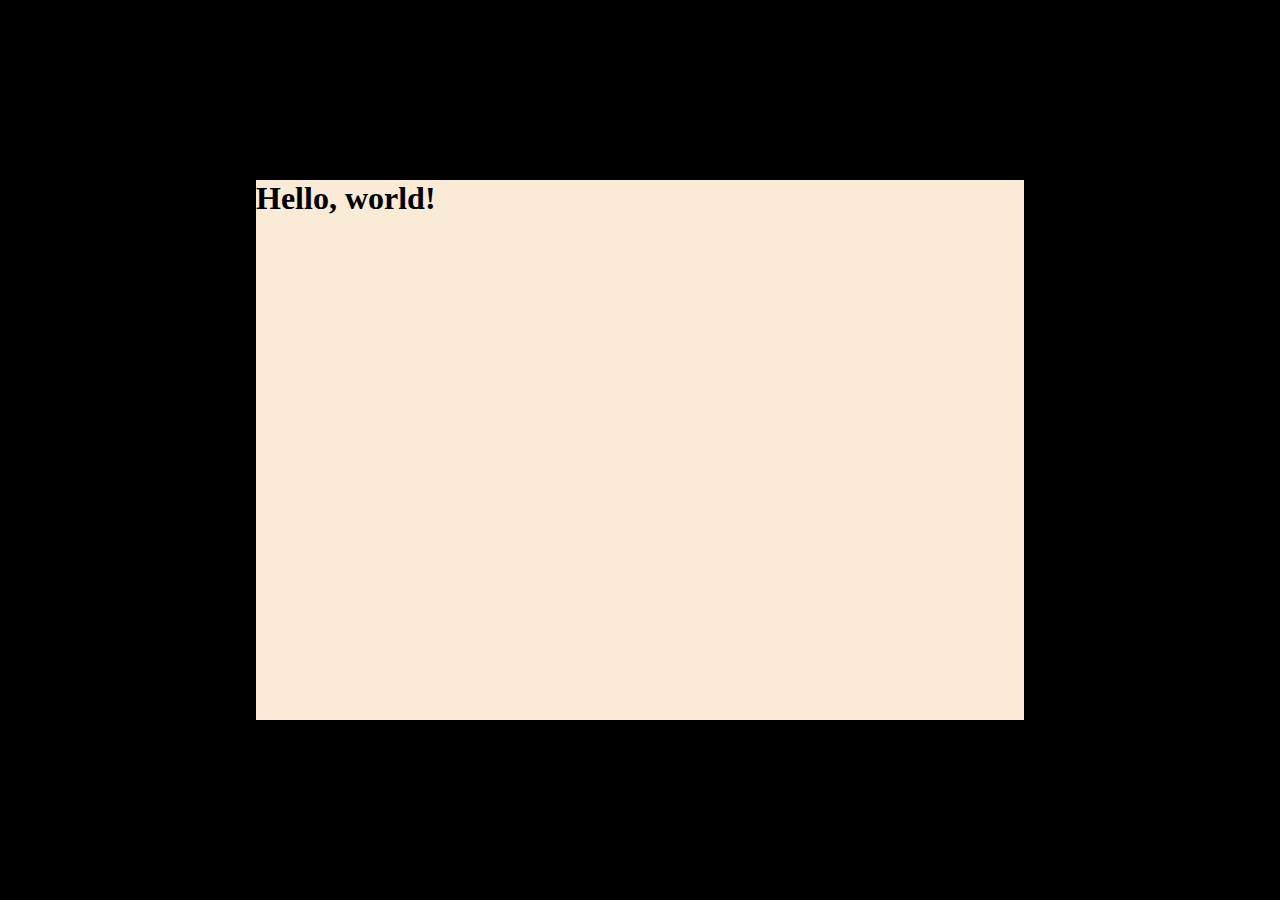
<file: center-div/index.html>
<!DOCTYPE html>
<html lang="en">
  <head>
    <meta charset="UTF-8" />
    <meta name="viewport" content="width=device-width, initial-scale=1.0" />
    <title>Document</title>
    <link rel="stylesheet" href="style.css" />
  </head>
  <body>
    <div class="parent-div">
      <div class="child-div">
        <h1>Hello, world!</h1>
      </div>
    </div>
  </body>
</html>
</file>
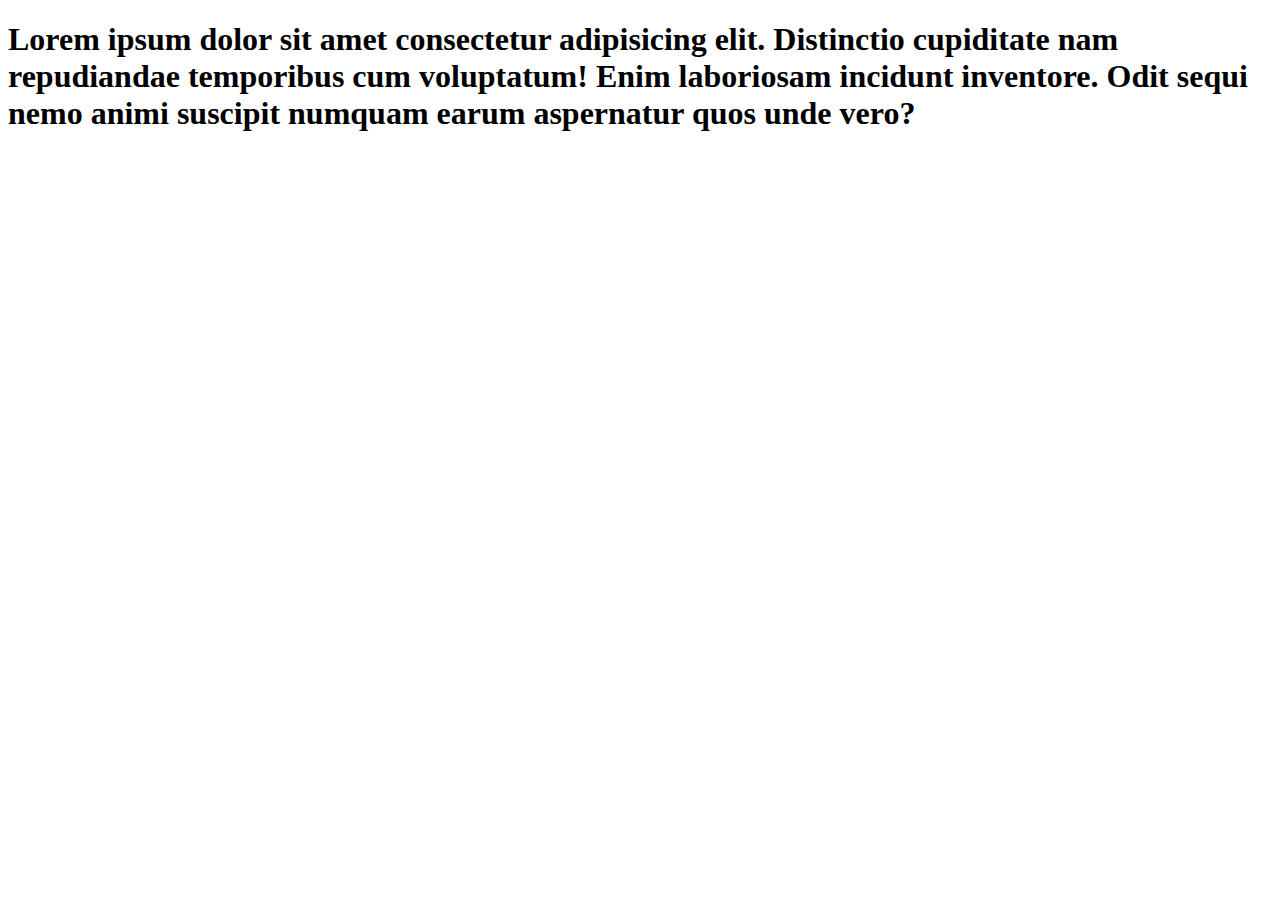
<file: selection/index.html>
<!DOCTYPE html>
<html lang="en">
  <head>
    <meta charset="UTF-8" />
    <meta name="viewport" content="width=device-width, initial-scale=1.0" />
    <title>Document</title>
    <link rel="stylesheet" href="style.css" />
  </head>
  <body>
    <h1>
      Lorem ipsum dolor sit amet consectetur adipisicing elit. Distinctio
      cupiditate nam repudiandae temporibus cum voluptatum! Enim laboriosam
      incidunt inventore. Odit sequi nemo animi suscipit numquam earum
      aspernatur quos unde vero?
    </h1>
  </body>
</html>
</file>
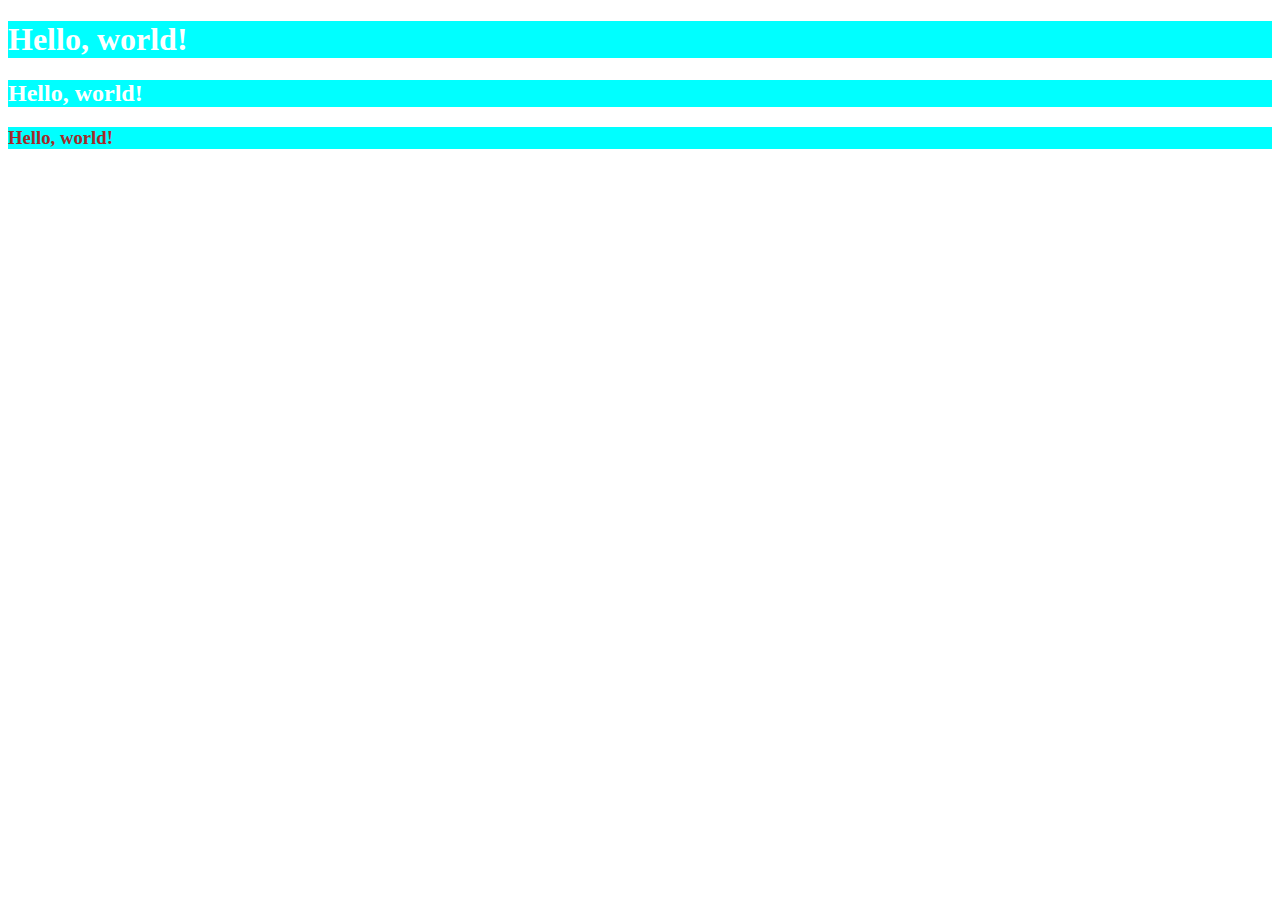
<file: variables/index.html>
<!DOCTYPE html>
<html lang="en">
<head>
  <meta charset="UTF-8">
  <meta name="viewport" content="width=device-width, initial-scale=1.0">
  <link rel="stylesheet" href="style.css">
  <title>Document</title>
</head>
<body>
  <div>
    <h1>Hello, world!</h1>
  </div>
  <div>
    <h2>Hello, world!</h2>
  </div>
  <div>
    <h3>Hello, world!</h3>
  </div>
</body>
</html>
</file>
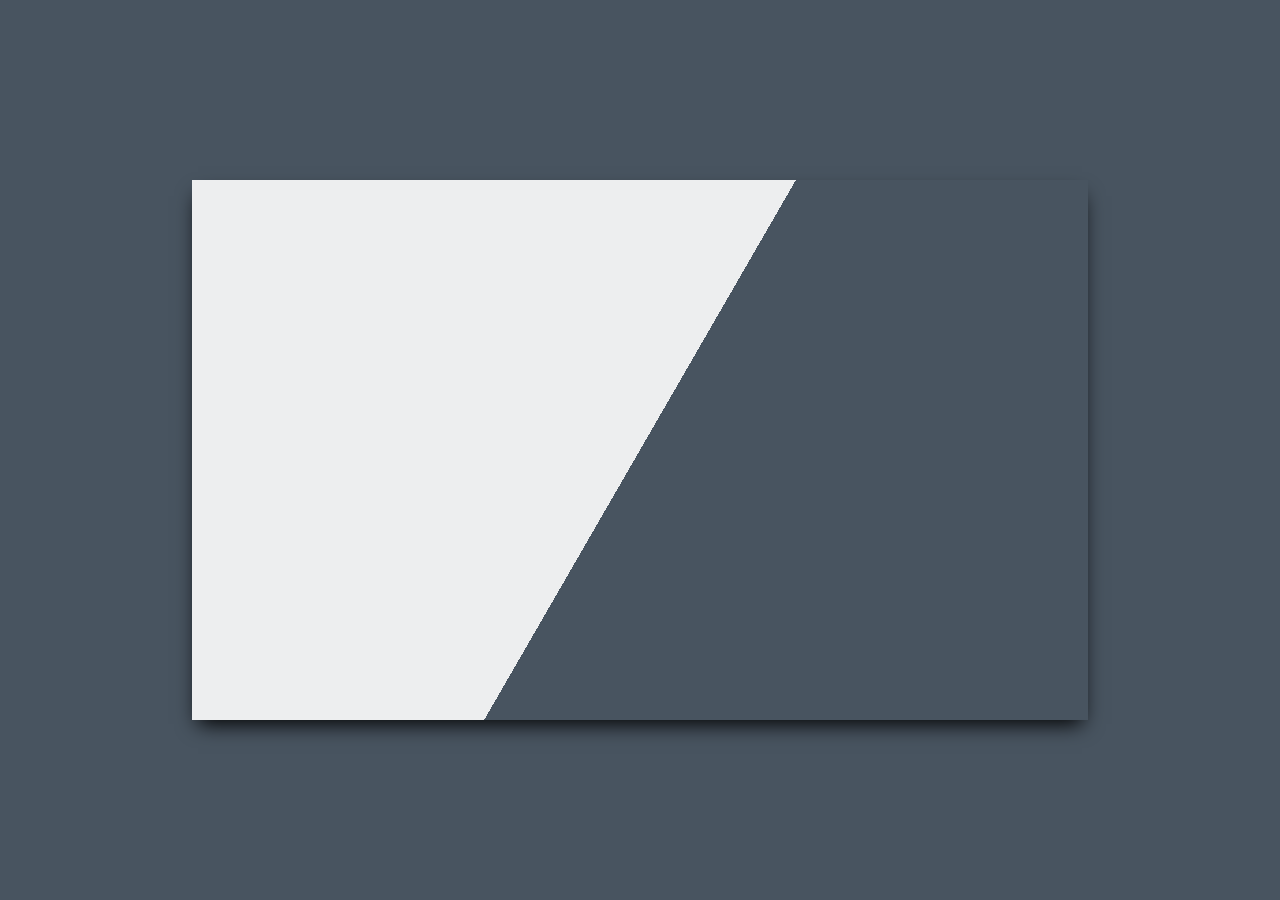
<file: practice/image-overlay/index.html>
<!DOCTYPE html>
<html lang="en">
<head>
  <meta charset="UTF-8">
  <meta name="viewport" content="width=device-width, initial-scale=1.0">
  <title>Document</title>
  <link rel="stylesheet" href="style.css">
</head>
<body>
  <div class="parent-div">
    <div class="child-div">
      
    </div>
  </div>
</body>
</html>
</file>
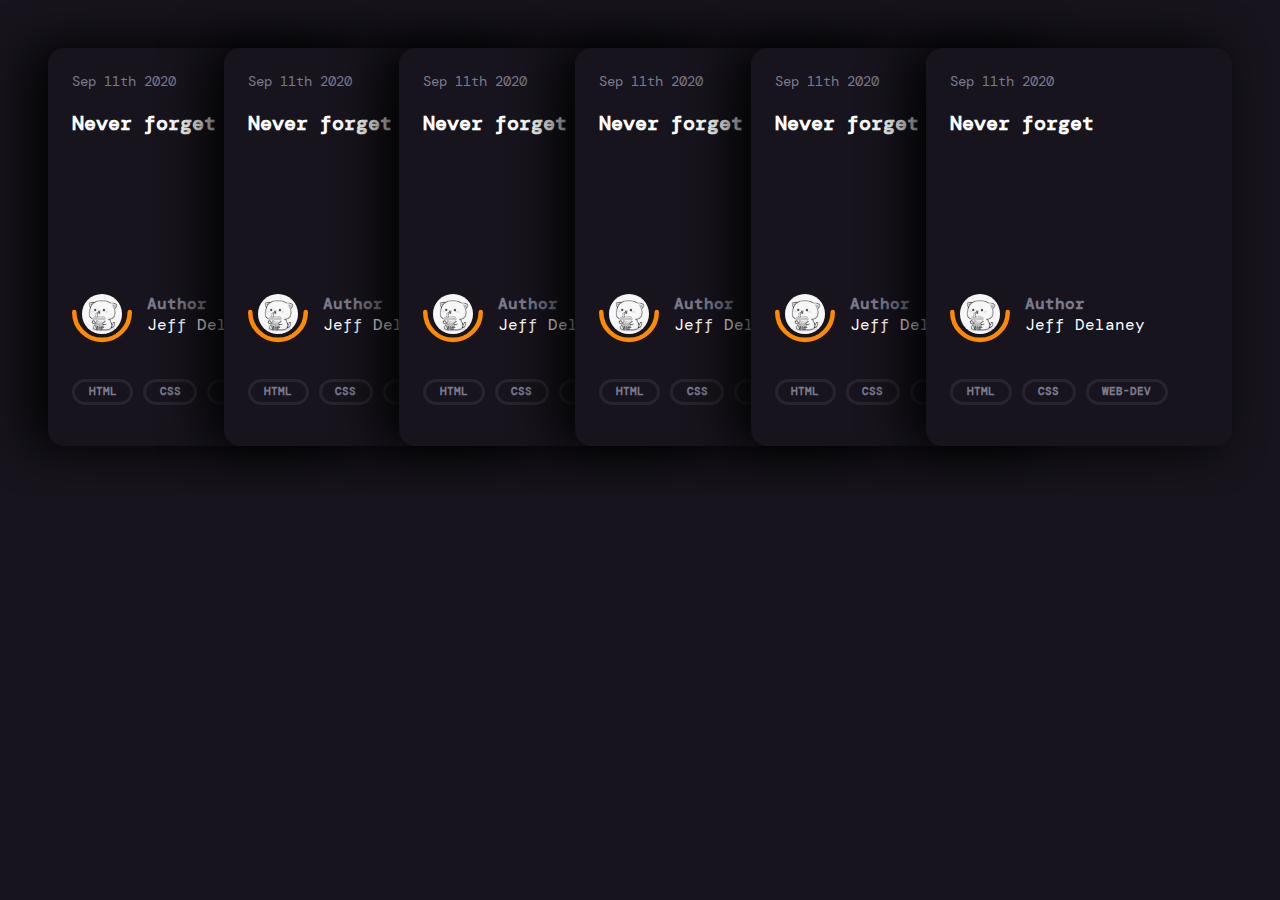
<file: tricks/card/index.html>
<!DOCTYPE html>
<html lang="en">
<head>
  <meta charset="UTF-8">
  <meta name="viewport" content="width=device-width, initial-scale=1.0">
  <title>Document</title>
  <link rel="stylesheet" href="card.css">
</head>
<body>
  <section class="card-list">
    <article class="card">
      <header class="card-header">
        <p>Sep 11th 2020</p>
        <h2>Never forget</h2>
      </header>

      <div class="card-author">
        <a class="author-avatar" href="#">
          <img src="avatar.jpg" />
        </a>
        <svg class="half-circle" viewBox="0 0 106 57">
          <path d="M102 4c0 27.1-21.9 49-49 49S4 31.1 4 4"></path>
        </svg>

        <div class="author-name">
          <div class="author-name-prefix">Author</div>
          Jeff Delaney
        </div>
      </div>
      <div class="tags">
        <a href="#">html</a>
        <a href="#">css</a>
        <a href="#">web-dev</a>
      </div>
    </article>

    <article class="card">
      <header class="card-header">
        <p>Sep 11th 2020</p>
        <h2>Never forget</h2>
      </header>

      <div class="card-author">
        <a class="author-avatar" href="#">
          <img src="avatar.jpg" />
        </a>
        <svg class="half-circle" viewBox="0 0 106 57">
          <path d="M102 4c0 27.1-21.9 49-49 49S4 31.1 4 4"></path>
        </svg>

        <div class="author-name">
          <div class="author-name-prefix">Author</div>
          Jeff Delaney
        </div>
      </div>
      <div class="tags">
        <a href="#">html</a>
        <a href="#">css</a>
        <a href="#">web-dev</a>
      </div>
    </article>

    <article class="card">
      <header class="card-header">
        <p>Sep 11th 2020</p>
        <h2>Never forget</h2>
      </header>

      <div class="card-author">
        <a class="author-avatar" href="#">
          <img src="avatar.jpg" />
        </a>
        <svg class="half-circle" viewBox="0 0 106 57">
          <path d="M102 4c0 27.1-21.9 49-49 49S4 31.1 4 4"></path>
        </svg>

        <div class="author-name">
          <div class="author-name-prefix">Author</div>
          Jeff Delaney
        </div>
      </div>
      <div class="tags">
        <a href="#">html</a>
        <a href="#">css</a>
        <a href="#">web-dev</a>
      </div>
    </article>

    <article class="card">
      <header class="card-header">
        <p>Sep 11th 2020</p>
        <h2>Never forget</h2>
      </header>

      <div class="card-author">
        <a class="author-avatar" href="#">
          <img src="avatar.jpg" />
        </a>
        <svg class="half-circle" viewBox="0 0 106 57">
          <path d="M102 4c0 27.1-21.9 49-49 49S4 31.1 4 4"></path>
        </svg>

        <div class="author-name">
          <div class="author-name-prefix">Author</div>
          Jeff Delaney
        </div>
      </div>
      <div class="tags">
        <a href="#">html</a>
        <a href="#">css</a>
        <a href="#">web-dev</a>
      </div>
    </article>

    <article class="card">
      <header class="card-header">
        <p>Sep 11th 2020</p>
        <h2>Never forget</h2>
      </header>

      <div class="card-author">
        <a class="author-avatar" href="#">
          <img src="avatar.jpg" />
        </a>
        <svg class="half-circle" viewBox="0 0 106 57">
          <path d="M102 4c0 27.1-21.9 49-49 49S4 31.1 4 4"></path>
        </svg>

        <div class="author-name">
          <div class="author-name-prefix">Author</div>
          Jeff Delaney
        </div>
      </div>
      <div class="tags">
        <a href="#">html</a>
        <a href="#">css</a>
        <a href="#">web-dev</a>
      </div>
    </article>

    <article class="card">
      <header class="card-header">
        <p>Sep 11th 2020</p>
        <h2>Never forget</h2>
      </header>

      <div class="card-author">
        <a class="author-avatar" href="#">
          <img src="avatar.jpg" />
        </a>
        <svg class="half-circle" viewBox="0 0 106 57">
          <path d="M102 4c0 27.1-21.9 49-49 49S4 31.1 4 4"></path>
        </svg>

        <div class="author-name">
          <div class="author-name-prefix">Author</div>
          Jeff Delaney
        </div>
      </div>
      <div class="tags">
        <a href="#">html</a>
        <a href="#">css</a>
        <a href="#">web-dev</a>
      </div>
    </article>
  </section>
</body>
</html>
</file>
<file: center-div/style.css>
* {
  margin: 0;
  padding: 0;
  box-sizing: border-box;
}

.parent-div {
  width: 100vw;
  height: 100vh;
  background-color: #000;
  /* using position */
  /* position: relative; */

  /* using flex */
  /* display: flex;
  align-items: center;
  justify-content: center; */
 
  /* using grid */
  display: grid;
  place-items: center;
}

.child-div {
  width: 60vw;
  height: 60vh;
  background-color: antiquewhite;
  /* position: absolute;
  left: 50%;
  top: 50%;
  transform: translate(-50%, -50%); */
}
</file>
<file: selection/style.css>
::selection {
  background-color: black;
  color: aqua;
}
</file>
<file: variables/style.css>
:root {
  --bg-color: aqua;
  --color: white;
}

div {
  background: var(--bg-color);
}

h1 {
  color: var(--color);
}

h2 {
  color: var(--color);
}

h3 {
  --color: brown;
  color: var(--color);
}
</file>
<file: practice/image-overlay/style.css>
* {
  margin: 0;
  padding: 0;
  box-sizing: border-box;
}

.parent-div {
  width: 100vw;
  height: 100vh;
  background-color: #485460;
  display: flex;
  justify-content: center;
  align-items: center;
}

.child-div {
  width: 70vw;
  height: 60vh;
  background-image:linear-gradient(120deg, rgba(255,255,255,0.9) 50%, transparent 50%), url(https://images.pexels.com/photos/3136403/pexels-photo-3136403.jpeg?auto=compress&cs=tinysrgb&dpr=2&h=750&w1260);
  /* background-image:linear-gradient(to right, rgba(255,255,255,0.9) 50%, transparent 50%), url(https://images.pexels.com/photos/3136403/pexels-photo-3136403.jpeg?auto=compress&cs=tinysrgb&dpr=2&h=750&w1260); */
  background-size: 100% 100%;
  box-shadow: 0 10px 20px -6px #000;
}
</file>
<file: tricks/card/card.css>
@import url('https://fonts.googleapis.com/css2?family=DM+Mono:wght@300;400;500&display=swap');

body {
  padding: 0;
  margin: 0;
  background-color: #17141d;
  color: white;
  font-family: 'DM Mono', monospace;
}

a {
  text-decoration: none;
}

.card-list {
  display: flex;
  padding: 3rem;
  overflow-x: scroll;
}

.card-list::-webkit-scrollbar {
  width: 10px;
  height: 10px;
}

.card-list::-webkit-scrollbar-thumb {
  background: #201c29;
  border-radius: 10px;
  box-shadow: inset 2px 2px 2px hsla(0, 0%, 100%, .25), inset -2px -2px 2px rgba(0, 0, 0, .25);
}

.card-list::-webkit-scrollbar-track {
  background: linear-gradient(90deg, #201c29, #201c29 1px, #17141d 0, #17141d);
}


.card {
  height: 350px;
  width: 400px;
  min-width: 250px;
  padding: 1.5rem;
  border-radius: 16px;
  background: #17141d;
  box-shadow: -1rem 0 3rem #000;
  display: flex;
  flex-direction: column;
  transition: .2s;
  margin: 0;
  scroll-snap-align: start;
  clear: both;
  position: relative;
}

.card:focus-within~.card,
.card:hover~.card {
  transform: translateX(130px);
}

.card:hover {
  transform: translateY(-1rem);
}

.card:not(:first-child) {
  margin-left: -130px;
}


.card-header {
  margin-bottom: auto;
}

.card-header p {
  font-size: 14px;
  margin: 0 0 1rem;
  color: #7a7a8c;
}

.card-header h2 {
  font-size: 20px;
  margin: .25rem 0 auto;
  text-decoration: none;
  color: inherit;
  border: 0;
  display: inline-block;
  cursor: pointer;
}

.card-header h2:hover {
  background: linear-gradient(90deg, #ff8a00, #e52e71);
  text-shadow: none;
  -webkit-text-fill-color: transparent;
  -webkit-background-clip: text;
  background-clip: text;
}

.card-author {
  margin: 3rem 0 0;
  display: grid;
  grid-template-columns: 75px 1fr;
  align-items: center;
  position: relative;
}

.author-avatar {
  grid-area: auto;
  align-self: start;
  position: relative;
  box-sizing: border-box;
}

.author-avatar img {
  width: 40px;
  height: 40px;
  border-radius: 50%;
  filter: grayscale(100%);
  display: block;
  overflow: hidden;
  margin: 16px 10px;
}

.author-name {
  grid-area: auto;
  box-sizing: border-box;
}

.author-name-prefix {
  font-style: normal;
  font-weight: 700;
  color: #7a7a8c;
}

.half-circle {
  position: absolute;
  bottom: 0;
  left: 0;
  width: 60px;
  height: 48px;
  fill: none;
  stroke: #ff8a00;
  stroke-width: 8;
  stroke-linecap: round;
  pointer-events: none;
}

.tags {
  margin: 1rem 0 2rem;
  padding: .5rem 0 1rem;
  line-height: 2;
  margin-bottom: 0;
}

.tags a {
  font-style: normal;
  font-weight: 700;
  font-size: .5rem;
  color: #7a7a8c;
  text-transform: uppercase;
  font-size: .66rem;
  border: 3px solid #28242f;
  border-radius: 2rem;
  padding: .2rem .85rem .25rem;
  position: relative;
}

.tags a:hover {
  background: linear-gradient(90deg, #ff8a00, #e52e71);
  text-shadow: none;
  -webkit-text-fill-color: transparent;
  -webkit-background-clip: text;
  -webkit-box-decoration-break: clone;
  background-clip: text;
  border-color: white;
}
</file>
